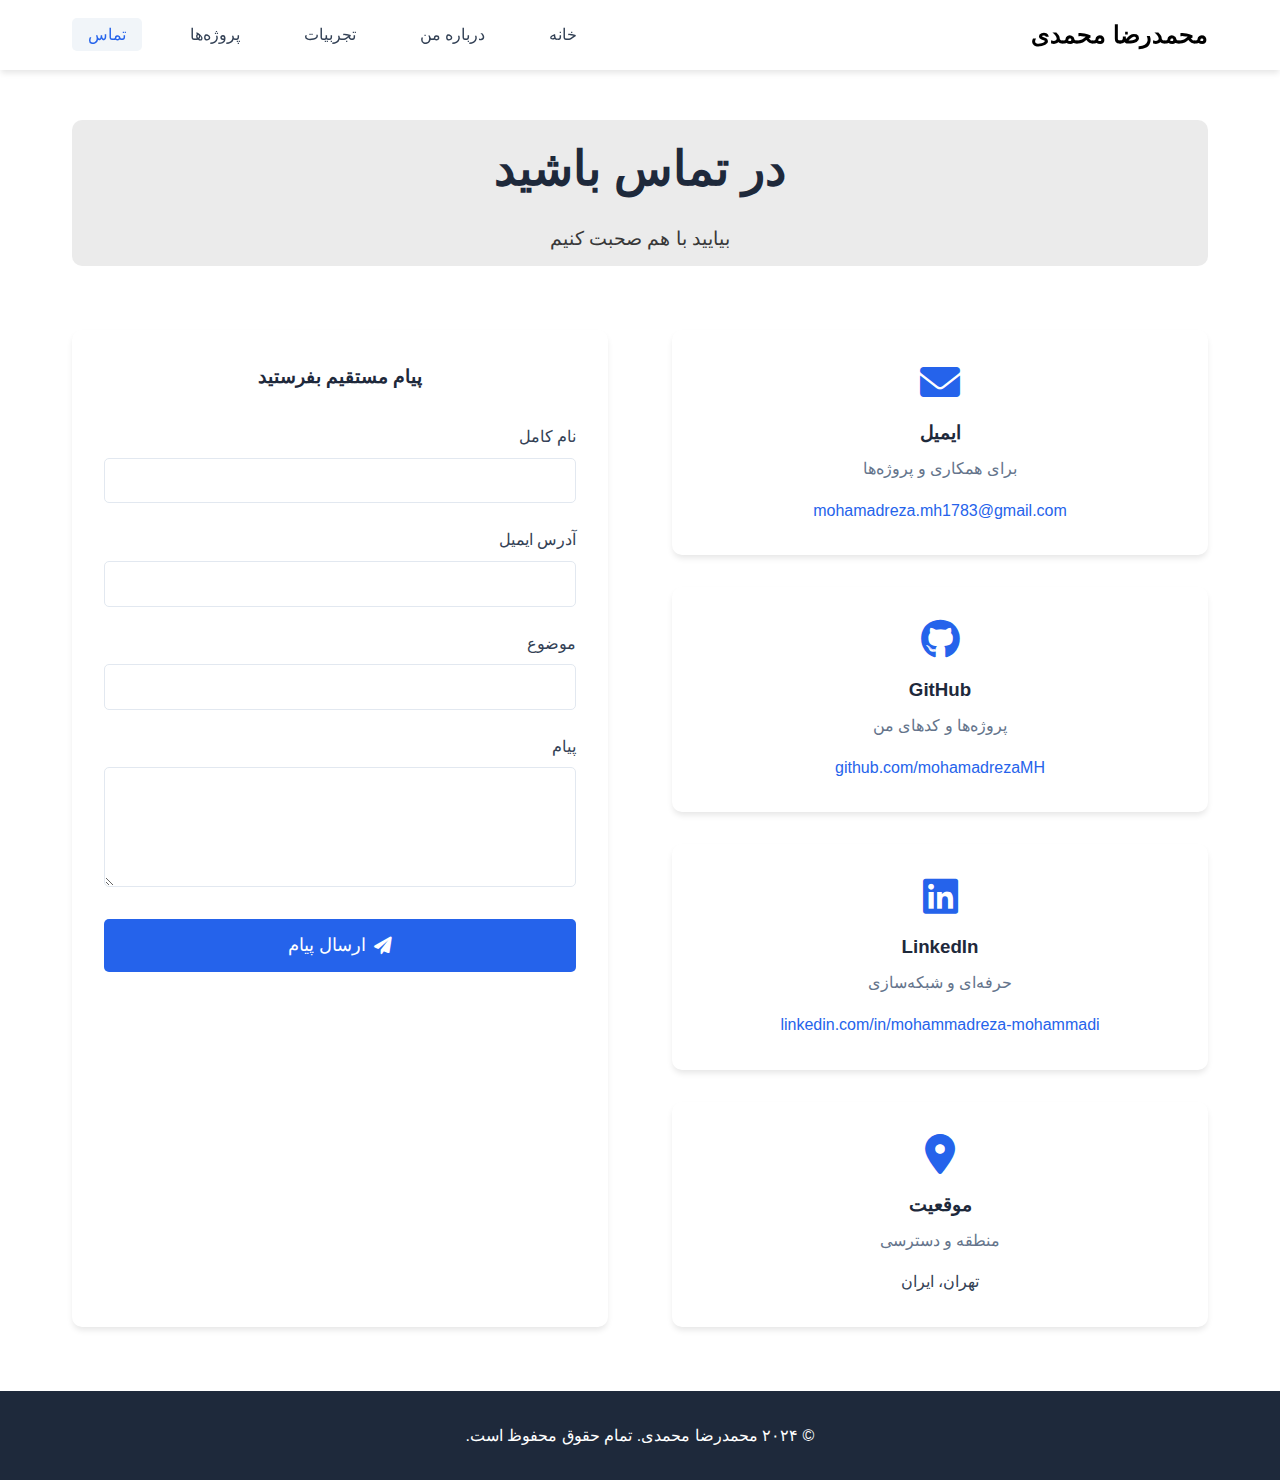
<file: contact.html>
<!DOCTYPE html>
<html lang="fa" dir="rtl">
<head>
    <meta charset="UTF-8">
    <meta name="viewport" content="width=device-width, initial-scale=1.0">
    <title>تماس - محمدرضا محمدی</title>
    <link rel="stylesheet" href="styles/main.css">
    <link rel="stylesheet" href="styles/contact.css">
    <link rel="stylesheet" href="https://cdnjs.cloudflare.com/ajax/libs/font-awesome/6.0.0/css/all.min.css">
</head>
<body>
    <nav id="navbar" class="navbar">
        <div class="nav-container">
            <div class="nav-logo">
                <a style="color: black;" href="index.html">محمدرضا محمدی</a>
            </div>
            <ul class="nav-menu">
                <li><a href="index.html">خانه</a></li>
                <li><a href="about.html">درباره من</a></li>
                <li><a href="experience.html">تجربیات</a></li>
                <li><a href="projects.html">پروژه‌ها</a></li>
                <li><a href="contact.html" class="active">تماس</a></li>
            </ul>
            <div class="hamburger">
                <span></span>
                <span></span>
                <span></span>
            </div>
        </div>
    </nav>

    <main class="contact-page">
        <div class="container">
            <div style="background-color: rgba(212, 212, 212, 0.475); border-radius: 10px; padding: 1%;"  class="page-header">
                <h1>در تماس باشید</h1>
                <p style="color: rgb(56, 56, 56);">بیایید با هم صحبت کنیم</p>
            </div>

            <div class="contact-content">
                <div class="contact-info">
                    <div class="info-card">
                        <i class="fas fa-envelope"></i>
                        <h3>ایمیل</h3>
                        <p>برای همکاری و پروژه‌ها</p>
                        <a href="mailto:mohamadreza.mh1783@gmail.com">mohamadreza.mh1783@gmail.com</a>
                    </div>

                    <div class="info-card">
                        <i class="fab fa-github"></i>
                        <h3>GitHub</h3>
                        <p>پروژه‌ها و کدهای من</p>
                        <a href="https://github.com/mohamadrezaMH" target="_blank">github.com/mohamadrezaMH</a>
                    </div>

                    <div class="info-card">
                        <i class="fab fa-linkedin"></i>
                        <h3>LinkedIn</h3>
                        <p>حرفه‌ای و شبکه‌سازی</p>
                        <a href="https://linkedin.com/in/mohammadreza-mohammadi-7377b5277" target="_blank">linkedin.com/in/mohammadreza-mohammadi</a>
                    </div>

                    <div class="info-card">
                        <i class="fas fa-map-marker-alt"></i>
                        <h3>موقعیت</h3>
                        <p>منطقه و دسترسی</p>
                        <span>تهران، ایران</span>
                    </div>
                </div>

                <div class="contact-form">
                    <h3>پیام مستقیم بفرستید</h3>
                    <form id="contactForm">
                        <div class="form-group">
                            <label for="name">نام کامل</label>
                            <input type="text" id="name" name="name" required>
                        </div>

                        <div class="form-group">
                            <label for="email">آدرس ایمیل</label>
                            <input type="email" id="email" name="email" required>
                        </div>

                        <div class="form-group">
                            <label for="subject">موضوع</label>
                            <input type="text" id="subject" name="subject" required>
                        </div>

                        <div class="form-group">
                            <label for="message">پیام</label>
                            <textarea id="message" name="message" rows="5" required></textarea>
                        </div>

                        <button type="submit" class="btn btn-primary">
                            <i class="fas fa-paper-plane"></i> ارسال پیام
                        </button>
                    </form>
                </div>
            </div>
        </div>
    </main>

    <footer class="footer">
        <div class="container">
            <p>&copy; ۲۰۲۴ محمدرضا محمدی. تمام حقوق محفوظ است.</p>
        </div>
    </footer>

    <script src="scripts/navigation.js"></script>
    <script src="scripts/contact.js"></script>
</body>
</html>
</file>
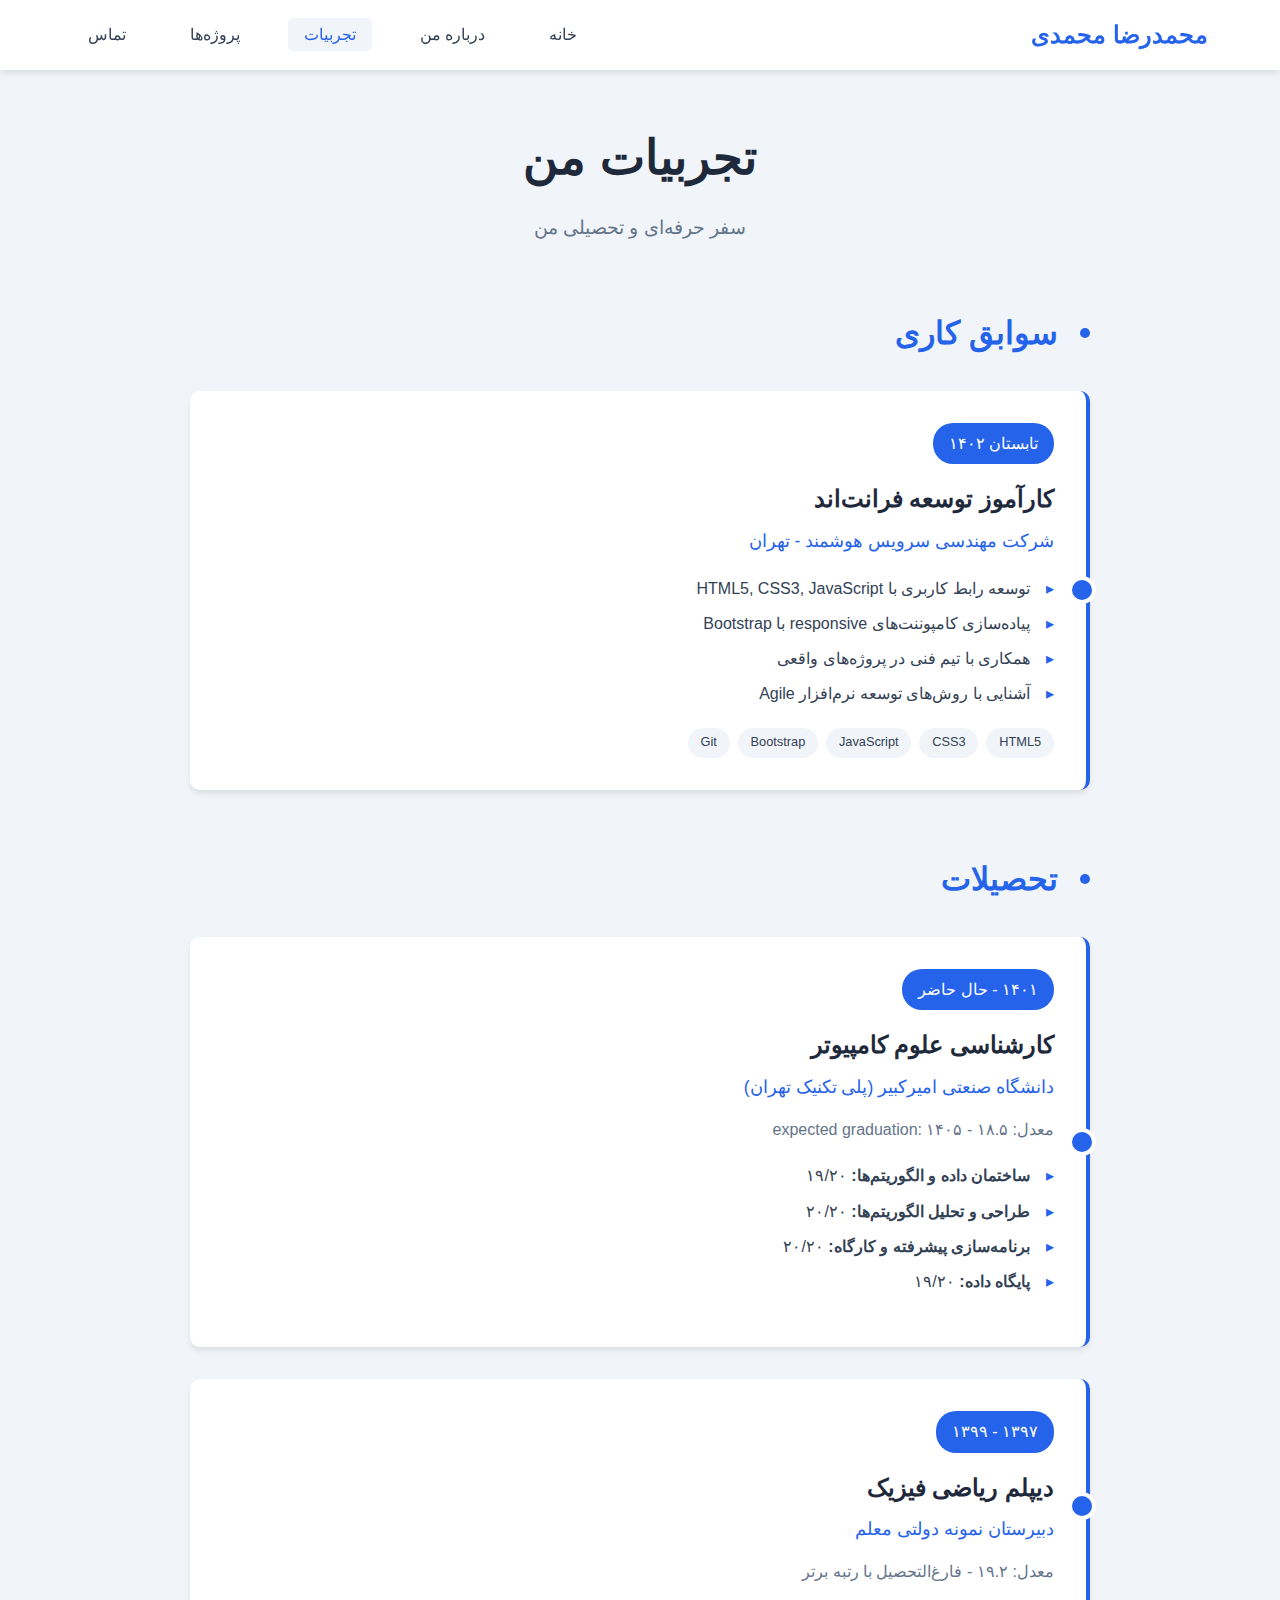
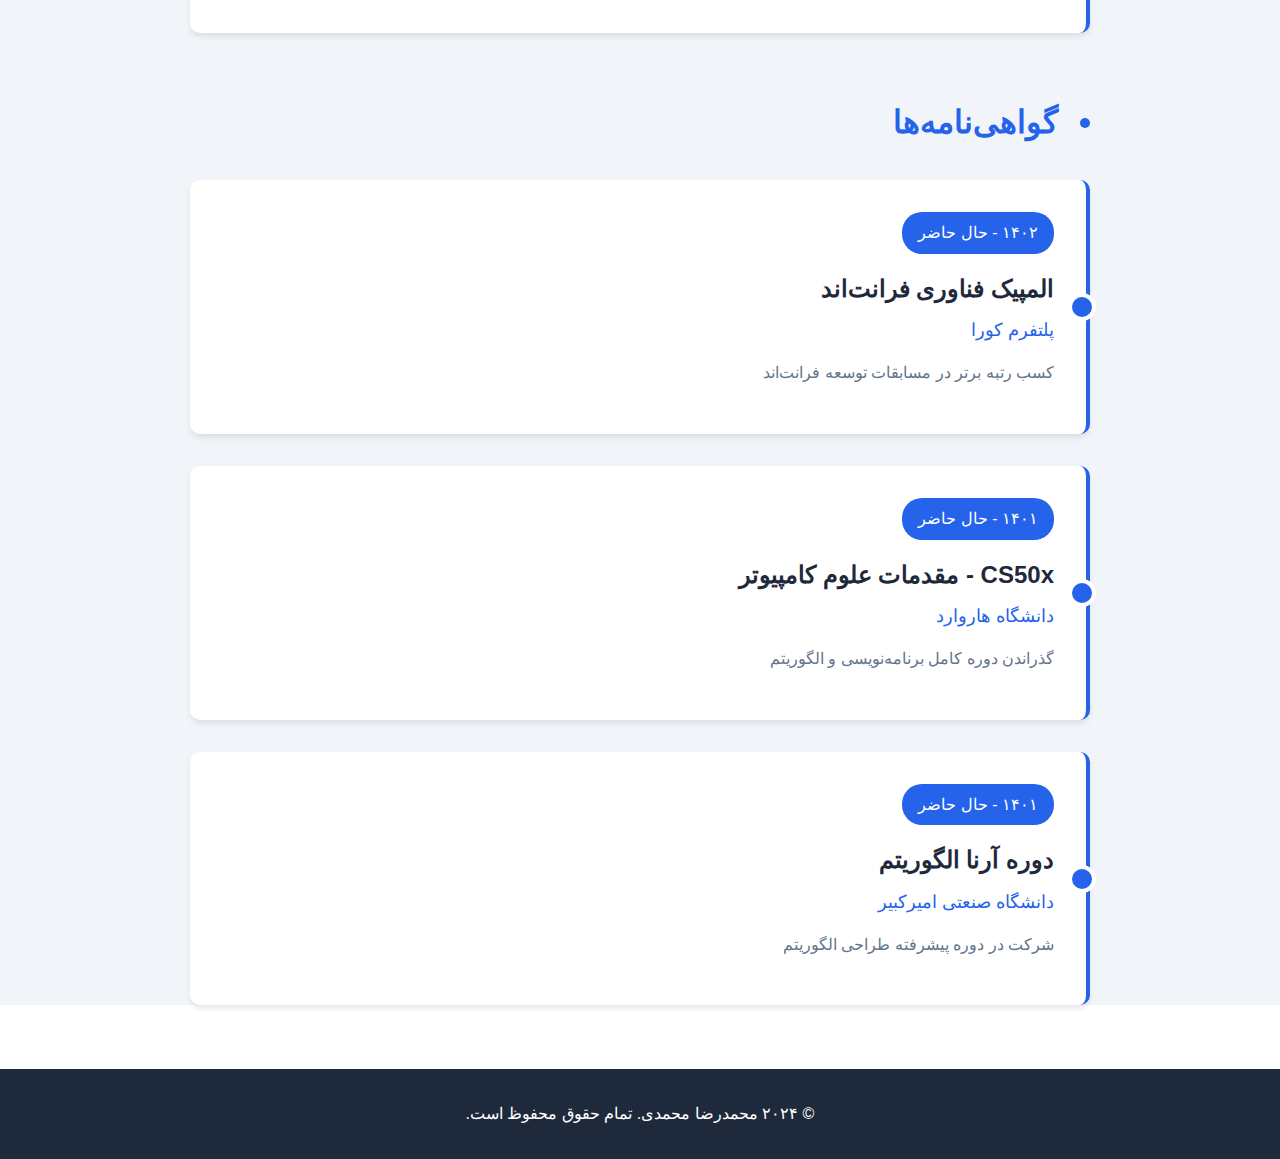
<file: experience.html>
<!DOCTYPE html>
<html lang="fa" dir="rtl">
<head>
    <meta charset="UTF-8">
    <meta name="viewport" content="width=device-width, initial-scale=1.0">
    <title>تجربیات - محمدرضا محمدی</title>
    <link rel="stylesheet" href="styles/main.css">
    <link rel="stylesheet" href="styles/experience.css">
    <link rel="stylesheet" href="https://cdnjs.cloudflare.com/ajax/libs/font-awesome/6.0.0/css/all.min.css">
</head>
<body>
    <nav id="navbar" class="navbar">
        <div class="nav-container">
            <div class="nav-logo">
                <a href="index.html">محمدرضا محمدی</a>
            </div>
            <ul class="nav-menu">
                <li><a href="index.html">خانه</a></li>
                <li><a href="about.html">درباره من</a></li>
                <li><a href="experience.html" class="active">تجربیات</a></li>
                <li><a href="projects.html">پروژه‌ها</a></li>
                <li><a href="contact.html">تماس</a></li>
            </ul>
            <div class="hamburger">
                <span></span>
                <span></span>
                <span></span>
            </div>
        </div>
    </nav>

    <main class="experience-page">
        <div class="container">
            <div class="page-header">
                <h1>تجربیات من</h1>
                <p>سفر حرفه‌ای و تحصیلی من</p>
            </div>

            <div class="timeline">
                <!-- Work Experience -->
                <div class="timeline-section">
                    <h2 class="section-title">سوابق کاری</h2>
                    
                    <div class="timeline-item">
                        <div class="timeline-date">تابستان ۱۴۰۲</div>
                        <div class="timeline-content">
                            <h3>کارآموز توسعه فرانت‌اند</h3>
                            <h4>شرکت مهندسی سرویس هوشمند - تهران</h4>
                            <ul>
                                <li>توسعه رابط کاربری با HTML5, CSS3, JavaScript</li>
                                <li>پیاده‌سازی کامپوننت‌های responsive با Bootstrap</li>
                                <li>همکاری با تیم فنی در پروژه‌های واقعی</li>
                                <li>آشنایی با روش‌های توسعه نرم‌افزار Agile</li>
                            </ul>
                            <div class="tech-tags">
                                <span>HTML5</span>
                                <span>CSS3</span>
                                <span>JavaScript</span>
                                <span>Bootstrap</span>
                                <span>Git</span>
                            </div>
                        </div>
                    </div>
                </div>

                <!-- Education -->
                <div class="timeline-section">
                    <h2 class="section-title">تحصیلات</h2>
                    
                    <div class="timeline-item">
                        <div class="timeline-date">۱۴۰۱ - حال حاضر</div>
                        <div class="timeline-content">
                            <h3>کارشناسی علوم کامپیوتر</h3>
                            <h4>دانشگاه صنعتی امیرکبیر (پلی تکنیک تهران)</h4>
                            <p>معدل: ۱۸.۵ - expected graduation: ۱۴۰۵</p>
                            <ul>
                                <li><strong>ساختمان داده و الگوریتم‌ها:</strong> ۱۹/۲۰</li>
                                <li><strong>طراحی و تحلیل الگوریتم‌ها:</strong> ۲۰/۲۰</li>
                                <li><strong>برنامه‌سازی پیشرفته و کارگاه:</strong> ۲۰/۲۰</li>
                                <li><strong>پایگاه داده:</strong> ۱۹/۲۰</li>
                            </ul>
                        </div>
                    </div>

                    <div class="timeline-item">
                        <div class="timeline-date">۱۳۹۷ - ۱۳۹۹</div>
                        <div class="timeline-content">
                            <h3>دیپلم ریاضی فیزیک</h3>
                            <h4>دبیرستان نمونه دولتی معلم</h4>
                            <p>معدل: ۱۹.۲ - فارغ‌التحصیل با رتبه برتر</p>
                        </div>
                    </div>
                </div>

                <!-- Certifications -->
                <div class="timeline-section">
                    <h2 class="section-title">گواهی‌نامه‌ها</h2>
                    
                    <div class="timeline-item">
                        <div class="timeline-date">۱۴۰۲ - حال حاضر</div>
                        <div class="timeline-content">
                            <h3>المپیک فناوری فرانت‌اند</h3>
                            <h4>پلتفرم کورا</h4>
                            <p>کسب رتبه برتر در مسابقات توسعه فرانت‌اند</p>
                        </div>
                    </div>

                    <div class="timeline-item">
                        <div class="timeline-date">۱۴۰۱ - حال حاضر</div>
                        <div class="timeline-content">
                            <h3>CS50x - مقدمات علوم کامپیوتر</h3>
                            <h4>دانشگاه هاروارد</h4>
                            <p>گذراندن دوره کامل برنامه‌نویسی و الگوریتم</p>
                        </div>
                    </div>

                    <div class="timeline-item">
                        <div class="timeline-date">۱۴۰۱ - حال حاضر</div>
                        <div class="timeline-content">
                            <h3>دوره آرنا الگوریتم</h3>
                            <h4>دانشگاه صنعتی امیرکبیر</h4>
                            <p>شرکت در دوره پیشرفته طراحی الگوریتم</p>
                        </div>
                    </div>
                </div>
            </div>
        </div>
    </main>

    <footer class="footer">
        <div class="container">
            <p>&copy; ۲۰۲۴ محمدرضا محمدی. تمام حقوق محفوظ است.</p>
        </div>
    </footer>

    <script src="scripts/navigation.js"></script>
</body>
</html>
</file>
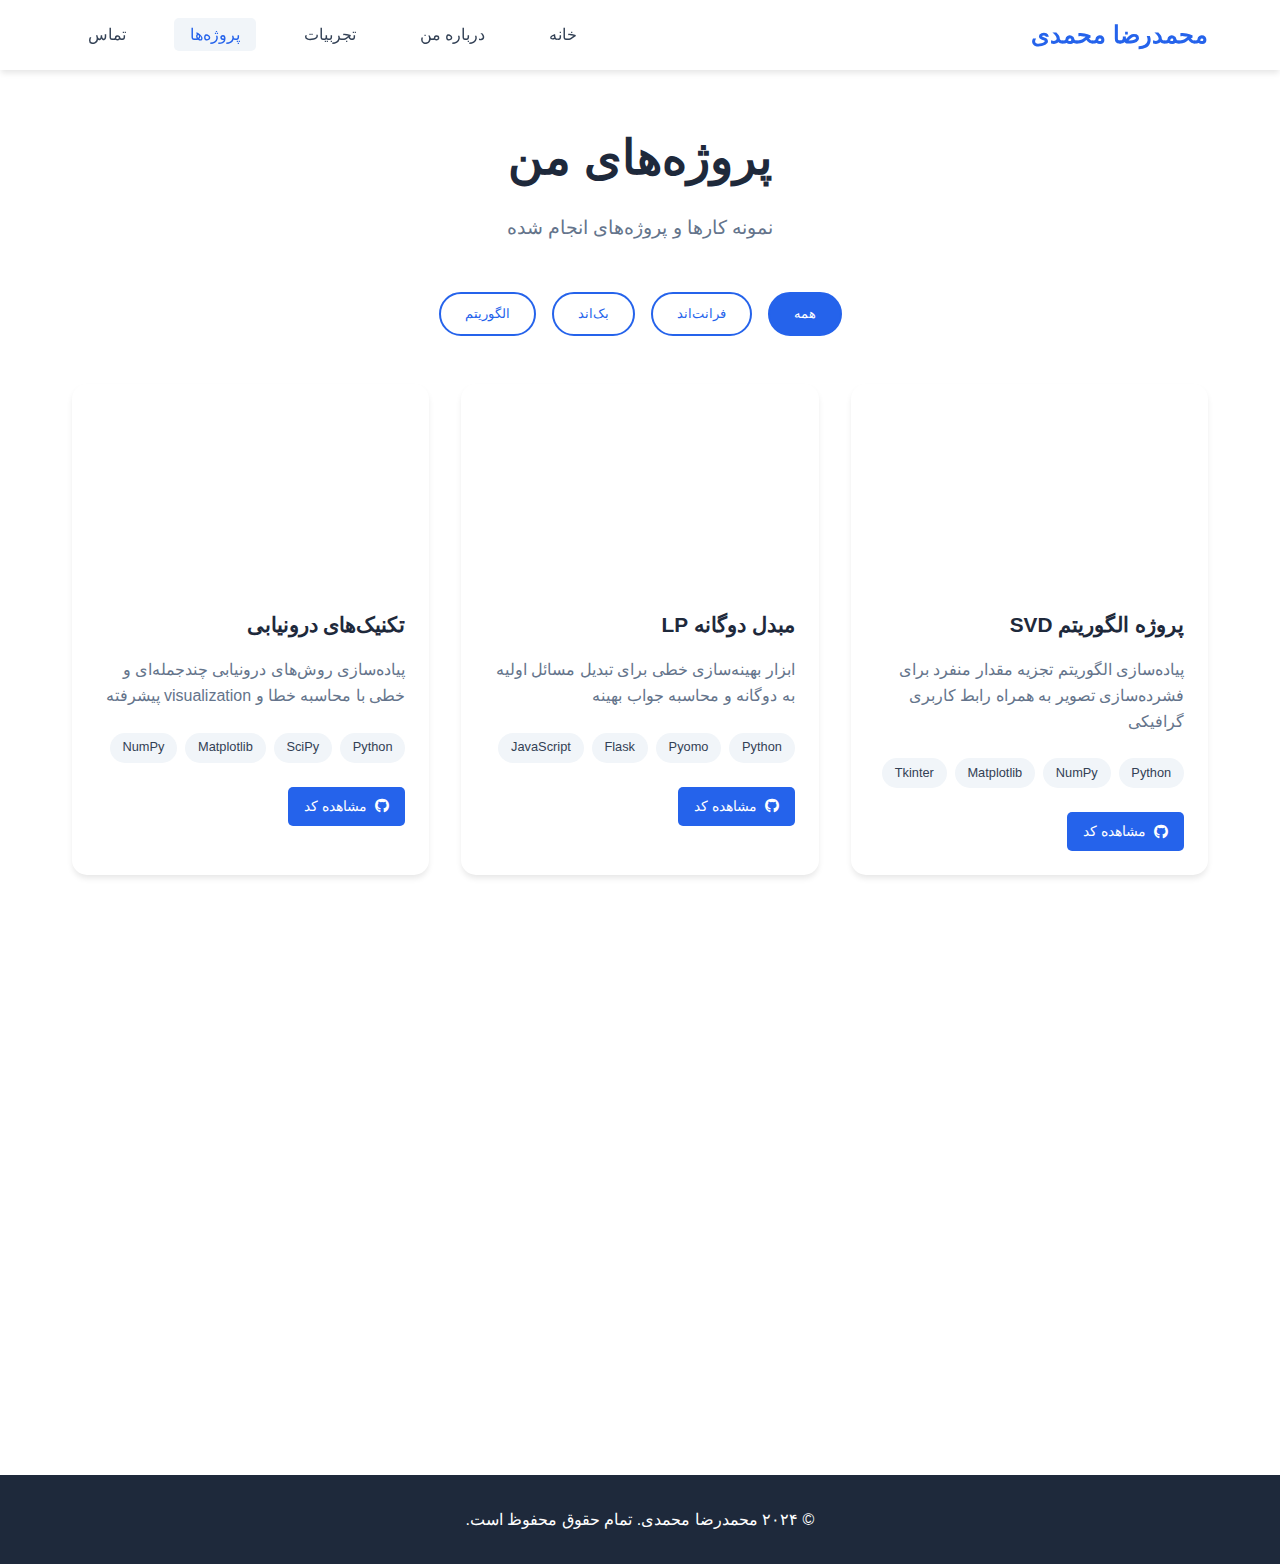
<file: projects.html>
<!DOCTYPE html>
<html lang="fa" dir="rtl">
<head>
    <meta charset="UTF-8">
    <meta name="viewport" content="width=device-width, initial-scale=1.0">
    <title>پروژه‌ها - محمدرضا محمدی</title>
    <link rel="stylesheet" href="styles/main.css">
    <link rel="stylesheet" href="styles/projects.css">
    <link rel="stylesheet" href="https://cdnjs.cloudflare.com/ajax/libs/font-awesome/6.0.0/css/all.min.css">
</head>
<body>
    <nav id="navbar" class="navbar">
        <div class="nav-container">
            <div class="nav-logo">
                <a href="index.html">محمدرضا محمدی</a>
            </div>
            <ul class="nav-menu">
                <li><a href="index.html">خانه</a></li>
                <li><a href="about.html">درباره من</a></li>
                <li><a href="experience.html">تجربیات</a></li>
                <li><a href="projects.html" class="active">پروژه‌ها</a></li>
                <li><a href="contact.html">تماس</a></li>
            </ul>
            <div class="hamburger">
                <span></span>
                <span></span>
                <span></span>
            </div>
        </div>
    </nav>

    <main class="projects-page">
        <div class="container">
            <div class="page-header">
                <h1>پروژه‌های من</h1>
                <p>نمونه کارها و پروژه‌های انجام شده</p>
            </div>

            <div class="projects-filter">
                <button class="filter-btn active" data-filter="all">همه</button>
                <button class="filter-btn" data-filter="frontend">فرانت‌اند</button>
                <button class="filter-btn" data-filter="backend">بک‌اند</button>
                <button class="filter-btn" data-filter="algorithm">الگوریتم</button>
            </div>

            <div class="projects-grid">
                <!-- Project 1 -->
                <div class="project-card" data-category="algorithm">
                    <div class="project-image">
                        <div class="project-overlay">
                            <a href="https://github.com/mohamadrezaMH/SVD-algorithm-project" class="project-link" target="_blank">
                                <i class="fab fa-github"></i>
                            </a>
                        </div>
                    </div>
                    <div class="project-content">
                        <h3>پروژه الگوریتم SVD</h3>
                        <p>پیاده‌سازی الگوریتم تجزیه مقدار منفرد برای فشرده‌سازی تصویر به همراه رابط کاربری گرافیکی</p>
                        <div class="project-tech">
                            <span>Python</span>
                            <span>NumPy</span>
                            <span>Matplotlib</span>
                            <span>Tkinter</span>
                        </div>
                        <div class="project-links">
                            <a href="https://github.com/mohamadrezaMH/SVD-algorithm-project" target="_blank" class="project-github">
                                <i class="fab fa-github"></i> مشاهده کد
                            </a>
                        </div>
                    </div>
                </div>

                <!-- Project 2 -->
                <div class="project-card" data-category="algorithm">
                    <div class="project-image">
                        <div class="project-overlay">
                            <a href="https://github.com/mohamadrezaMH/Dual-LP-converter" class="project-link" target="_blank">
                                <i class="fab fa-github"></i>
                            </a>
                        </div>
                    </div>
                    <div class="project-content">
                        <h3>مبدل دوگانه LP</h3>
                        <p>ابزار بهینه‌سازی خطی برای تبدیل مسائل اولیه به دوگانه و محاسبه جواب بهینه</p>
                        <div class="project-tech">
                            <span>Python</span>
                            <span>Pyomo</span>
                            <span>Flask</span>
                            <span>JavaScript</span>
                        </div>
                        <div class="project-links">
                            <a href="https://github.com/mohamadrezaMH/Dual-LP-converter" target="_blank" class="project-github">
                                <i class="fab fa-github"></i> مشاهده کد
                            </a>
                        </div>
                    </div>
                </div>

                <!-- Project 3 -->
                <div class="project-card" data-category="algorithm">
                    <div class="project-image">
                        <div class="project-overlay">
                            <a href="https://github.com/mohamadrezaMH/Numerical-Analysis-Interpolation-Techniques" class="project-link" target="_blank">
                                <i class="fab fa-github"></i>
                            </a>
                        </div>
                    </div>
                    <div class="project-content">
                        <h3>تکنیک‌های درونیابی</h3>
                        <p>پیاده‌سازی روش‌های درونیابی چندجمله‌ای و خطی با محاسبه خطا و visualization پیشرفته</p>
                        <div class="project-tech">
                            <span>Python</span>
                            <span>SciPy</span>
                            <span>Matplotlib</span>
                            <span>NumPy</span>
                        </div>
                        <div class="project-links">
                            <a href="https://github.com/mohamadrezaMH/Numerical-Analysis-Interpolation-Techniques" target="_blank" class="project-github">
                                <i class="fab fa-github"></i> مشاهده کد
                            </a>
                        </div>
                    </div>
                </div>

                <!-- Project 4 -->
                <div class="project-card" data-category="frontend">
                    <div class="project-image">
                        <div class="project-overlay">
                            <a href="https://github.com/mohamadrezaMH/SabzLearn_front-End_Clone_Project" class="project-link" target="_blank">
                                <i class="fab fa-github"></i>
                            </a>
                        </div>
                    </div>
                    <div class="project-content">
                        <h3>کلون سبزلرن</h3>
                        <p>پیاده‌سازی کامل فرانت‌اند وبسایت سبزلرن با قابلیت‌های responsive و انیمیشن‌های مدرن</p>
                        <div class="project-tech">
                            <span>HTML5</span>
                            <span>CSS3</span>
                            <span>JavaScript</span>
                            <span>Responsive</span>
                        </div>
                        <div class="project-links">
                            <a href="https://github.com/mohamadrezaMH/SabzLearn_front-End_Clone_Project" target="_blank" class="project-github">
                                <i class="fab fa-github"></i> مشاهده کد
                            </a>
                        </div>
                    </div>
                </div>
            </div>
        </div>
    </main>

    <footer class="footer">
        <div class="container">
            <p>&copy; ۲۰۲۴ محمدرضا محمدی. تمام حقوق محفوظ است.</p>
        </div>
    </footer>

    <script src="scripts/navigation.js"></script>
    <script src="scripts/projects.js"></script>
</body>
</html>
</file>
<file: styles/main.css>
* {
    margin: 0;
    padding: 0;
    box-sizing: border-box;
}

:root {
    --primary-color: #2563eb;
    --primary-dark: #1d4ed8;
    --secondary-color: #1e293b;
    --text-color: #334155;
    --text-light: #64748b;
    --background-color: #ffffff;
    --accent-color: #f1f5f9;
    --border-color: #e2e8f0;
    --shadow: 0 4px 6px -1px rgba(0, 0, 0, 0.1);
    --shadow-lg: 0 10px 15px -3px rgba(0, 0, 0, 0.1);
}

body {
    font-family: 'Vazir', 'Segoe UI', Tahoma, Geneva, Verdana, sans-serif;
    line-height: 1.6;
    color: var(--text-color);
    direction: rtl;
    background: var(--background-color);
}

.container {
    max-width: 1200px;
    margin: 0 auto;
    padding: 0 2rem;
}

/* Navigation Styles */
.navbar {
    background: var(--background-color);
    box-shadow: var(--shadow);
    position: fixed;
    width: 100%;
    top: 0;
    z-index: 1000;
    transition: all 0.3s ease;
}

.nav-container {
    max-width: 1200px;
    margin: 0 auto;
    padding: 1rem 2rem;
    display: flex;
    justify-content: space-between;
    align-items: center;
}

.nav-logo a {
    font-size: 1.5rem;
    font-weight: bold;
    color: var(--primary-color);
    text-decoration: none;
}

.nav-menu {
    display: flex;
    list-style: none;
    gap: 2rem;
}

.nav-menu a {
    text-decoration: none;
    color: var(--text-color);
    font-weight: 500;
    transition: color 0.3s;
    padding: 0.5rem 1rem;
    border-radius: 5px;
}

.nav-menu a:hover,
.nav-menu a.active {
    color: var(--primary-color);
    background: var(--accent-color);
}

.hamburger {
    display: none;
    flex-direction: column;
    cursor: pointer;
    gap: 4px;
}

.hamburger span {
    width: 25px;
    height: 3px;
    background: var(--text-color);
    transition: all 0.3s;
}

/* Button Styles */
.btn {
    display: inline-block;
    padding: 1rem 2rem;
    border-radius: 5px;
    text-decoration: none;
    font-weight: 500;
    transition: all 0.3s;
    border: none;
    cursor: pointer;
    font-size: 1.1rem;
    text-align: center;
}

.btn-primary {
    background: var(--primary-color);
    color: white;
}

.btn-primary:hover {
    background: var(--primary-dark);
    transform: translateY(-2px);
}

.btn-secondary {
    background: transparent;
    color: var(--primary-color);
    border: 2px solid var(--primary-color);
}

.btn-secondary:hover {
    background: var(--primary-color);
    color: white;
}

/* Footer */
.footer {
    background: var(--secondary-color);
    color: white;
    text-align: center;
    padding: 2rem 0;
    margin-top: 4rem;
}

/* Responsive */
@media (max-width: 768px) {
    .hamburger {
        display: flex;
    }
    
    .nav-menu {
        position: fixed;
        right: -100%;
        top: 70px;
        flex-direction: column;
        background: white;
        width: 100%;
        text-align: center;
        transition: 0.3s;
        box-shadow: var(--shadow);
        padding: 2rem 0;
        gap: 1rem;
    }
    
    .nav-menu.active {
        right: 0;
    }
    
    .container {
        padding: 0 1rem;
    }
}
</file>
<file: styles/contact.css>
.contact-page {
    padding-top: 120px;
    min-height: 100vh;
}

.page-header {
    text-align: center;
    margin-bottom: 4rem;
}

.page-header h1 {
    font-size: 3rem;
    color: var(--secondary-color);
    margin-bottom: 1rem;
}

.page-header p {
    font-size: 1.2rem;
    color: var(--text-light);
}

.contact-content {
    display: grid;
    grid-template-columns: 1fr 1fr;
    gap: 4rem;
    margin-bottom: 4rem;
}

.contact-info {
    display: grid;
    gap: 2rem;
}

.info-card {
    background: white;
    padding: 2rem;
    border-radius: 10px;
    box-shadow: var(--shadow);
    text-align: center;
    transition: transform 0.3s;
}

.info-card:hover {
    transform: translateY(-5px);
}

.info-card i {
    font-size: 2.5rem;
    color: var(--primary-color);
    margin-bottom: 1rem;
}

.info-card h3 {
    color: var(--secondary-color);
    margin-bottom: 0.5rem;
}

.info-card p {
    color: var(--text-light);
    margin-bottom: 1rem;
}

.info-card a {
    color: var(--primary-color);
    text-decoration: none;
    font-weight: 500;
    transition: color 0.3s;
}

.info-card a:hover {
    color: var(--primary-dark);
}

.info-card span {
    color: var(--text-color);
    font-weight: 500;
}

.contact-form {
    background: white;
    padding: 2rem;
    border-radius: 10px;
    box-shadow: var(--shadow);
}

.contact-form h3 {
    color: var(--secondary-color);
    margin-bottom: 2rem;
    text-align: center;
}

.form-group {
    margin-bottom: 1.5rem;
}

.form-group label {
    display: block;
    margin-bottom: 0.5rem;
    color: var(--text-color);
    font-weight: 500;
}

.form-group input,
.form-group textarea {
    width: 100%;
    padding: 0.8rem;
    border: 1px solid var(--border-color);
    border-radius: 5px;
    font-size: 1rem;
    transition: border-color 0.3s;
}

.form-group input:focus,
.form-group textarea:focus {
    outline: none;
    border-color: var(--primary-color);
}

.form-group textarea {
    resize: vertical;
    min-height: 120px;
}

.contact-form .btn {
    width: 100%;
    display: flex;
    align-items: center;
    justify-content: center;
    gap: 0.5rem;
}

.map-section {
    margin-top: 4rem;
}

.map-section h3 {
    text-align: center;
    color: var(--secondary-color);
    margin-bottom: 2rem;
    font-size: 2rem;
}

.map-placeholder {
    background: var(--accent-color);
    padding: 3rem;
    border-radius: 10px;
    text-align: center;
    color: var(--text-light);
}

.map-placeholder i {
    font-size: 4rem;
    color: var(--primary-color);
    margin-bottom: 1rem;
}

.map-placeholder p {
    font-size: 1.5rem;
    color: var(--secondary-color);
    margin-bottom: 0.5rem;
}

@media (max-width: 768px) {
    .contact-page {
        padding-top: 100px;
    }
    
    .contact-content {
        grid-template-columns: 1fr;
        gap: 2rem;
    }
    
    .contact-info {
        grid-template-columns: 1fr;
    }
    
    .map-placeholder {
        padding: 2rem;
    }
    
    .map-placeholder i {
        font-size: 3rem;
    }
}
</file>
<file: styles/experience.css>
.experience-page {
    padding-top: 120px;
    min-height: 100vh;
    background: var(--accent-color);
}

.page-header {
    text-align: center;
    margin-bottom: 4rem;
}

.page-header h1 {
    font-size: 3rem;
    color: var(--secondary-color);
    margin-bottom: 1rem;
}

.page-header p {
    font-size: 1.2rem;
    color: var(--text-light);
}

.timeline {
    max-width: 900px;
    margin: 0 auto;
}

.timeline-section {
    margin-bottom: 4rem;
}

.section-title {
    font-size: 2rem;
    color: var(--primary-color);
    margin-bottom: 2rem;
    padding-right: 2rem;
    position: relative;
}

.section-title::after {
    content: '';
    position: absolute;
    right: 0;
    top: 50%;
    transform: translateY(-50%);
    width: 10px;
    height: 10px;
    background: var(--primary-color);
    border-radius: 50%;
}

.timeline-item {
    background: white;
    border-radius: 10px;
    padding: 2rem;
    margin-bottom: 2rem;
    box-shadow: var(--shadow);
    border-right: 4px solid var(--primary-color);
    position: relative;
}

.timeline-item::before {
    content: '';
    position: absolute;
    right: -10px;
    top: 50%;
    transform: translateY(-50%);
    width: 20px;
    height: 20px;
    background: var(--primary-color);
    border-radius: 50%;
    border: 4px solid white;
}

.timeline-date {
    background: var(--primary-color);
    color: white;
    padding: 0.5rem 1rem;
    border-radius: 20px;
    font-weight: 500;
    display: inline-block;
    margin-bottom: 1rem;
}

.timeline-content h3 {
    font-size: 1.5rem;
    color: var(--secondary-color);
    margin-bottom: 0.5rem;
}

.timeline-content h4 {
    font-size: 1.1rem;
    color: var(--primary-color);
    margin-bottom: 1rem;
    font-weight: 500;
}

.timeline-content p {
    color: var(--text-light);
    margin-bottom: 1rem;
    line-height: 1.6;
}

.timeline-content ul {
    list-style: none;
    margin: 1rem 0;
}

.timeline-content ul li {
    padding: 0.3rem 0;
    position: relative;
    padding-right: 1.5rem;
}

.timeline-content ul li::before {
    content: '▸';
    position: absolute;
    right: 0;
    color: var(--primary-color);
}

.tech-tags {
    display: flex;
    flex-wrap: wrap;
    gap: 0.5rem;
    margin-top: 1rem;
}

.tech-tags span {
    background: var(--accent-color);
    color: var(--text-color);
    padding: 0.3rem 0.8rem;
    border-radius: 15px;
    font-size: 0.8rem;
    font-weight: 500;
}

@media (max-width: 768px) {
    .experience-page {
        padding-top: 100px;
    }
    
    .page-header h1 {
        font-size: 2.5rem;
    }
    
    .timeline-item {
        padding: 1.5rem;
    }
    
    .timeline-item::before {
        right: -8px;
        width: 16px;
        height: 16px;
    }
}
</file>
<file: styles/projects.css>
.projects-page {
    padding-top: 120px;
    min-height: 100vh;
}

.page-header {
    text-align: center;
    margin-bottom: 3rem;
}

.page-header h1 {
    font-size: 3rem;
    color: var(--secondary-color);
    margin-bottom: 1rem;
}

.page-header p {
    font-size: 1.2rem;
    color: var(--text-light);
}

.projects-filter {
    display: flex;
    justify-content: center;
    gap: 1rem;
    margin-bottom: 3rem;
    flex-wrap: wrap;
}

.filter-btn {
    padding: 0.8rem 1.5rem;
    border: 2px solid var(--primary-color);
    background: transparent;
    color: var(--primary-color);
    border-radius: 25px;
    cursor: pointer;
    transition: all 0.3s;
    font-weight: 500;
}

.filter-btn.active,
.filter-btn:hover {
    background: var(--primary-color);
    color: white;
}

.projects-grid {
    display: grid;
    grid-template-columns: repeat(auto-fit, minmax(350px, 1fr));
    gap: 2rem;
}

.project-card {
    background: white;
    border-radius: 15px;
    overflow: hidden;
    box-shadow: var(--shadow);
    transition: transform 0.3s, box-shadow 0.3s;
}

.project-card:hover {
    transform: translateY(-10px);
    box-shadow: var(--shadow-lg);
}

.project-image {
    position: relative;
    height: 200px;
    overflow: hidden;
}

.project-image img {
    width: 100%;
    height: 100%;
    object-fit: cover;
    transition: transform 0.3s;
}

.project-card:hover .project-image img {
    transform: scale(1.1);
}

.project-overlay {
    position: absolute;
    top: 0;
    left: 0;
    right: 0;
    bottom: 0;
    background: rgba(37, 99, 235, 0.9);
    display: flex;
    align-items: center;
    justify-content: center;
    opacity: 0;
    transition: opacity 0.3s;
}

.project-card:hover .project-overlay {
    opacity: 1;
}

.project-link {
    color: white;
    font-size: 2rem;
    text-decoration: none;
    transition: transform 0.3s;
}

.project-link:hover {
    transform: scale(1.2);
}

.project-content {
    padding: 1.5rem;
}

.project-content h3 {
    font-size: 1.3rem;
    color: var(--secondary-color);
    margin-bottom: 1rem;
}

.project-content p {
    color: var(--text-light);
    line-height: 1.6;
    margin-bottom: 1.5rem;
}

.project-tech {
    display: flex;
    flex-wrap: wrap;
    gap: 0.5rem;
    margin-bottom: 1.5rem;
}

.project-tech span {
    background: var(--accent-color);
    color: var(--text-color);
    padding: 0.3rem 0.8rem;
    border-radius: 15px;
    font-size: 0.8rem;
    font-weight: 500;
}

.project-links {
    display: flex;
    gap: 1rem;
}

.project-github,
.project-demo {
    display: inline-flex;
    align-items: center;
    gap: 0.5rem;
    padding: 0.5rem 1rem;
    border-radius: 5px;
    text-decoration: none;
    font-weight: 500;
    transition: all 0.3s;
    font-size: 0.9rem;
}

.project-github {
    background: var(--primary-color);
    color: white;
}

.project-github:hover {
    background: var(--primary-dark);
}

.project-demo {
    background: transparent;
    color: var(--primary-color);
    border: 1px solid var(--primary-color);
}

.project-demo:hover {
    background: var(--primary-color);
    color: white;
}

/* Filtering animation */
.project-card {
    animation: fadeIn 0.5s ease-in;
}

@keyframes fadeIn {
    from {
        opacity: 0;
        transform: translateY(20px);
    }
    to {
        opacity: 1;
        transform: translateY(0);
    }
}

@media (max-width: 768px) {
    .projects-page {
        padding-top: 100px;
    }
    
    .projects-grid {
        grid-template-columns: 1fr;
    }
    
    .project-links {
        flex-direction: column;
    }
    
    .filter-btn {
        padding: 0.6rem 1.2rem;
        font-size: 0.9rem;
    }
}
</file>
